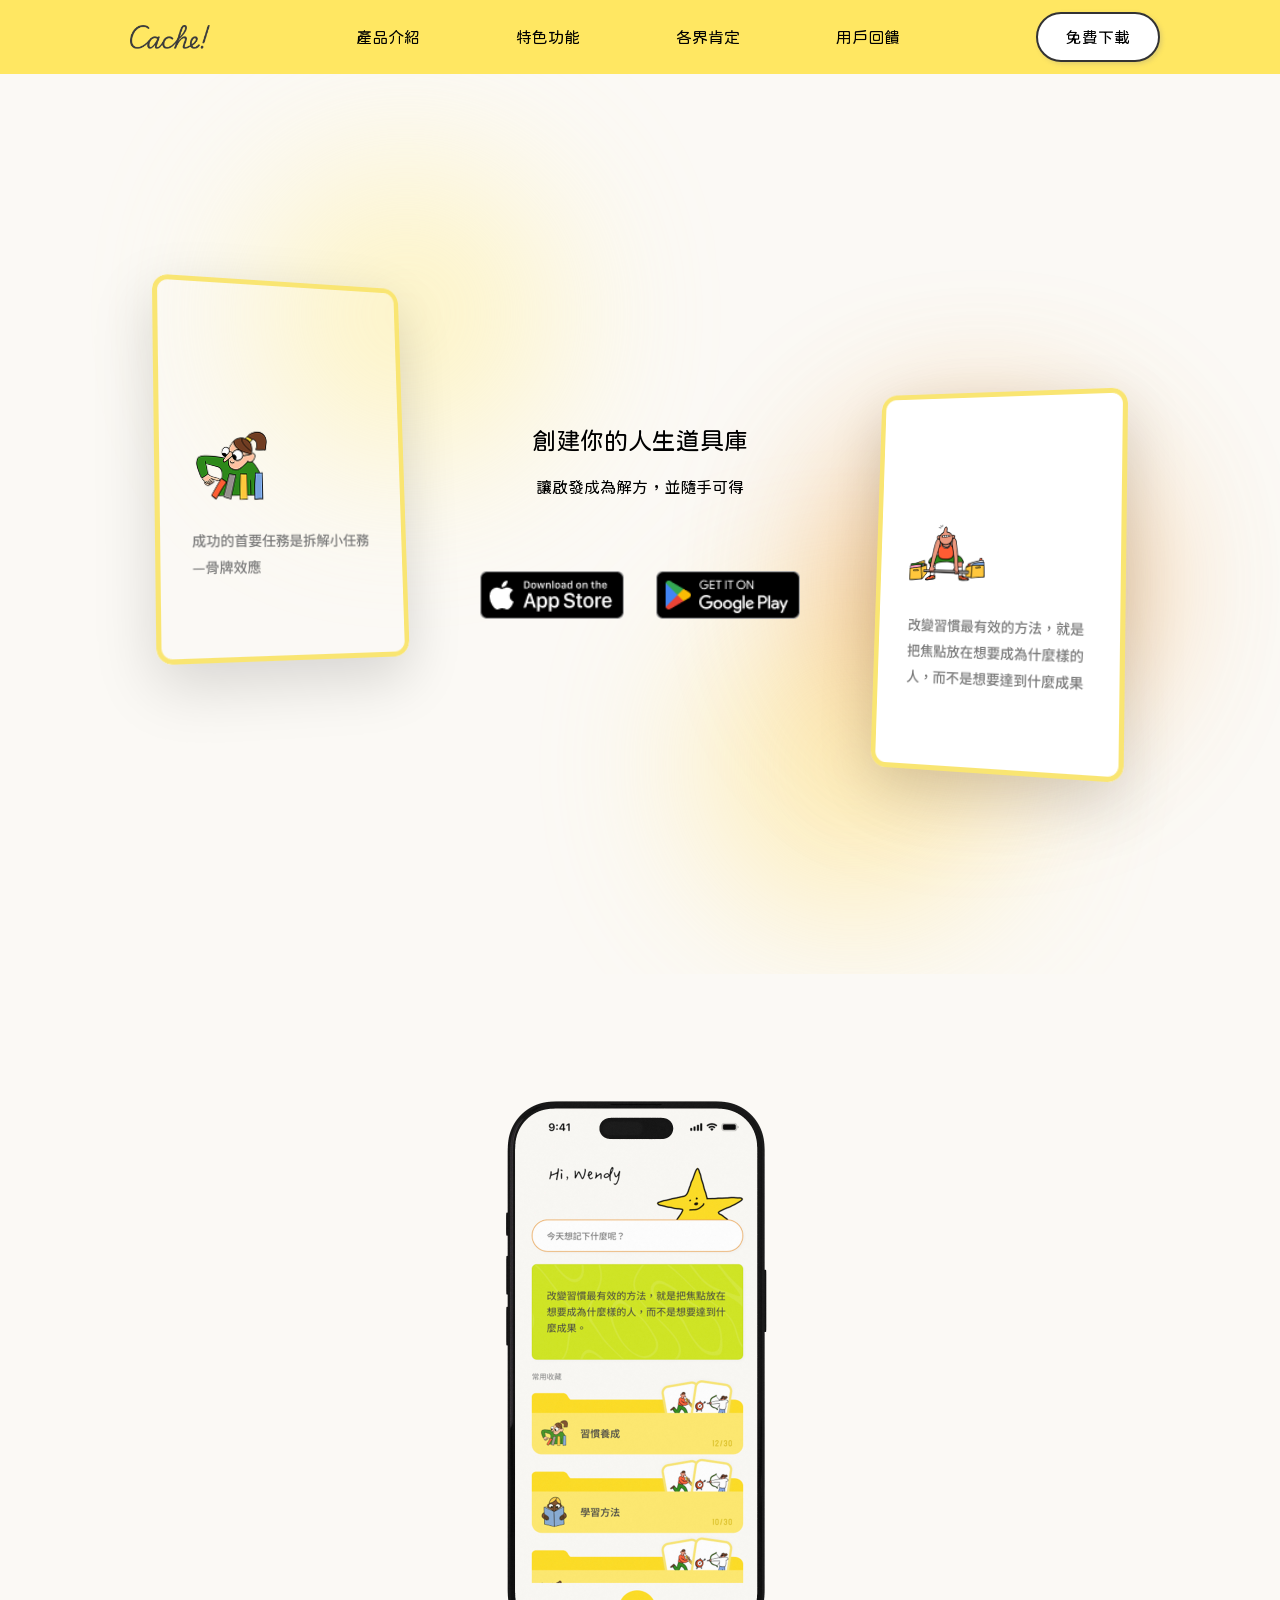
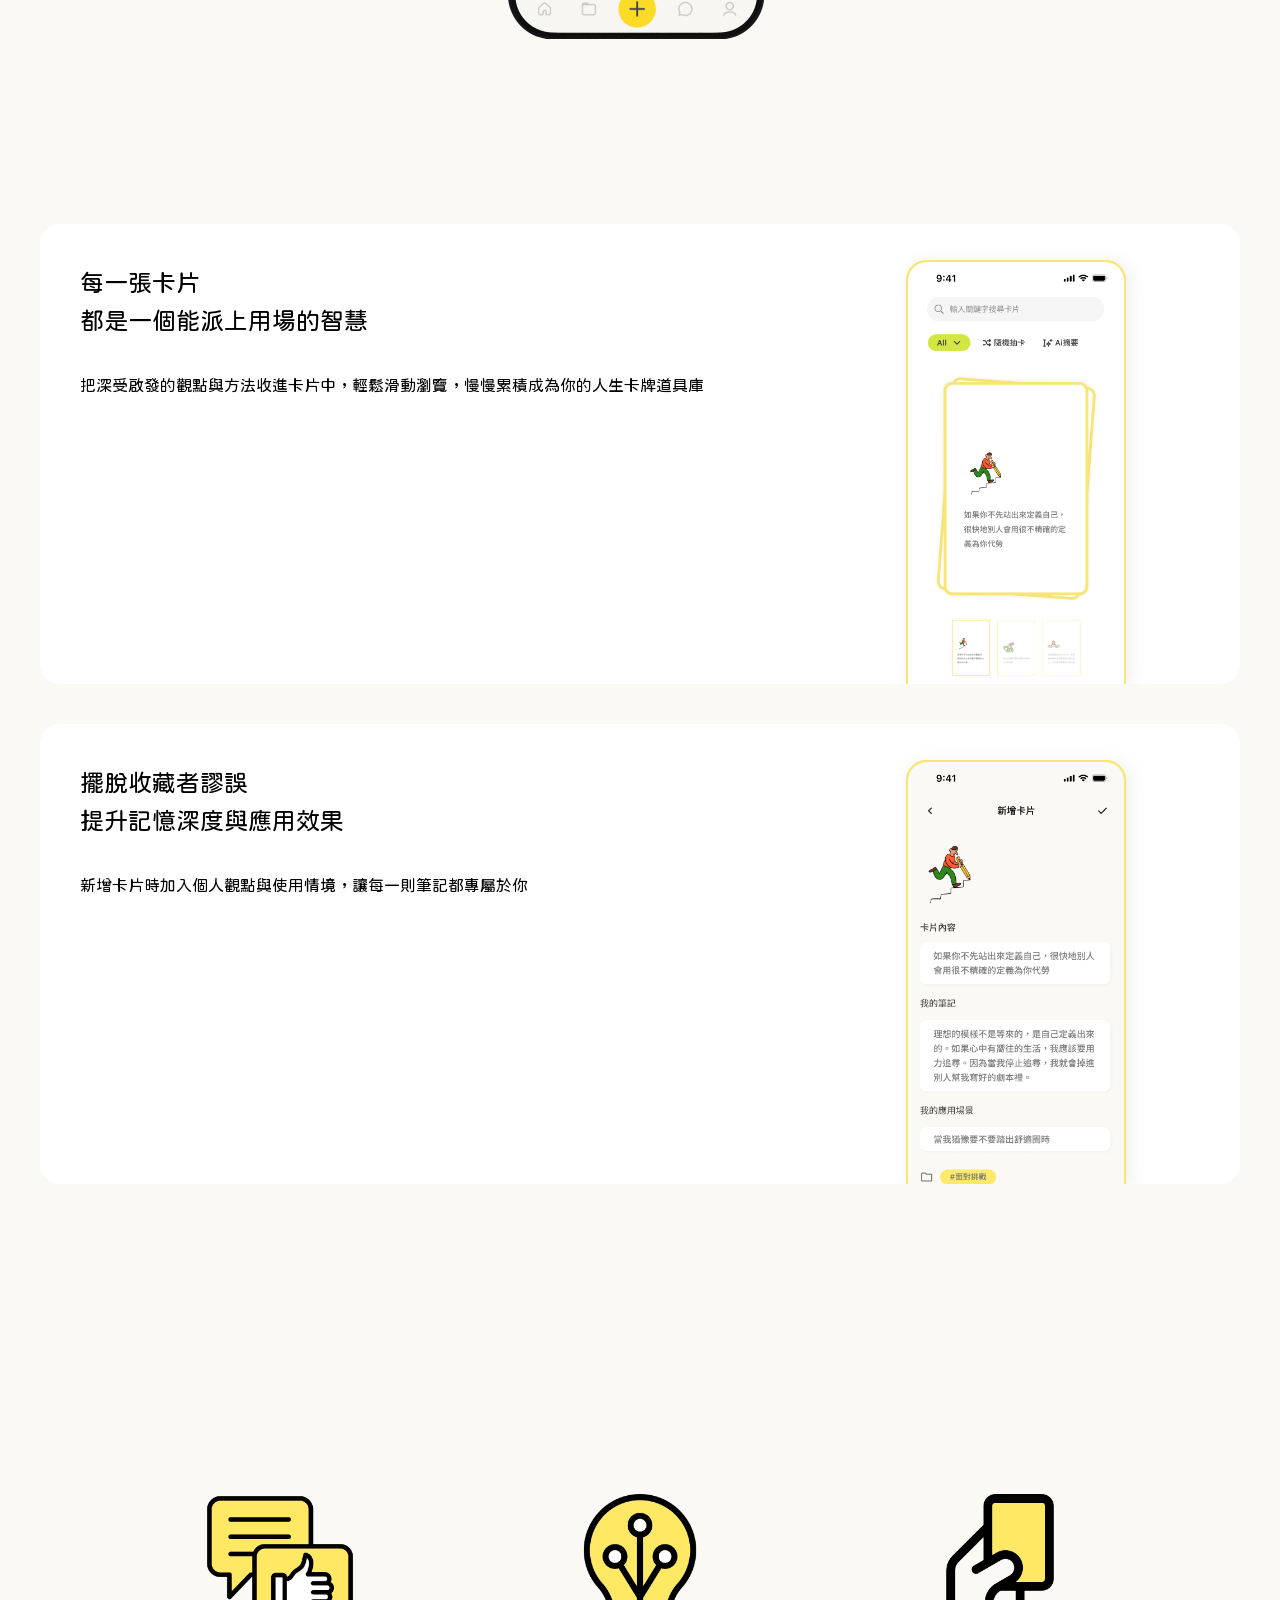
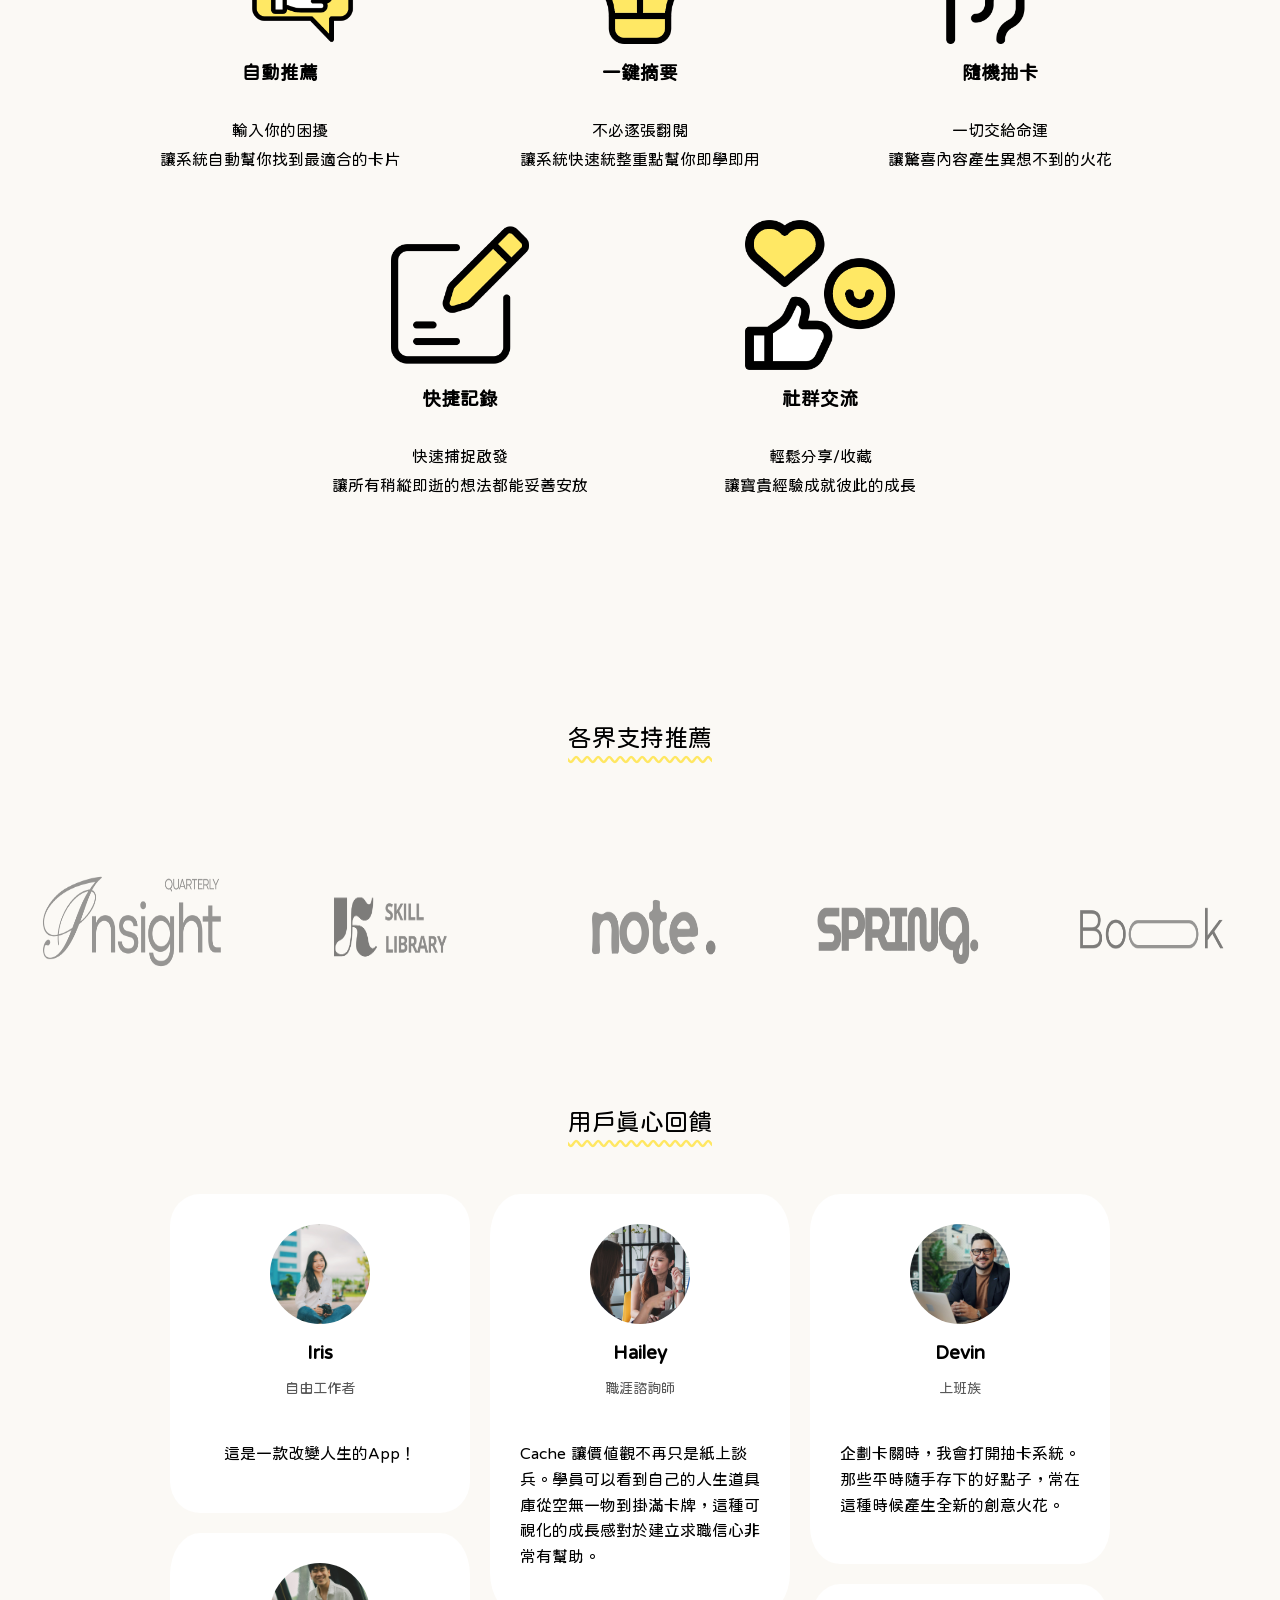
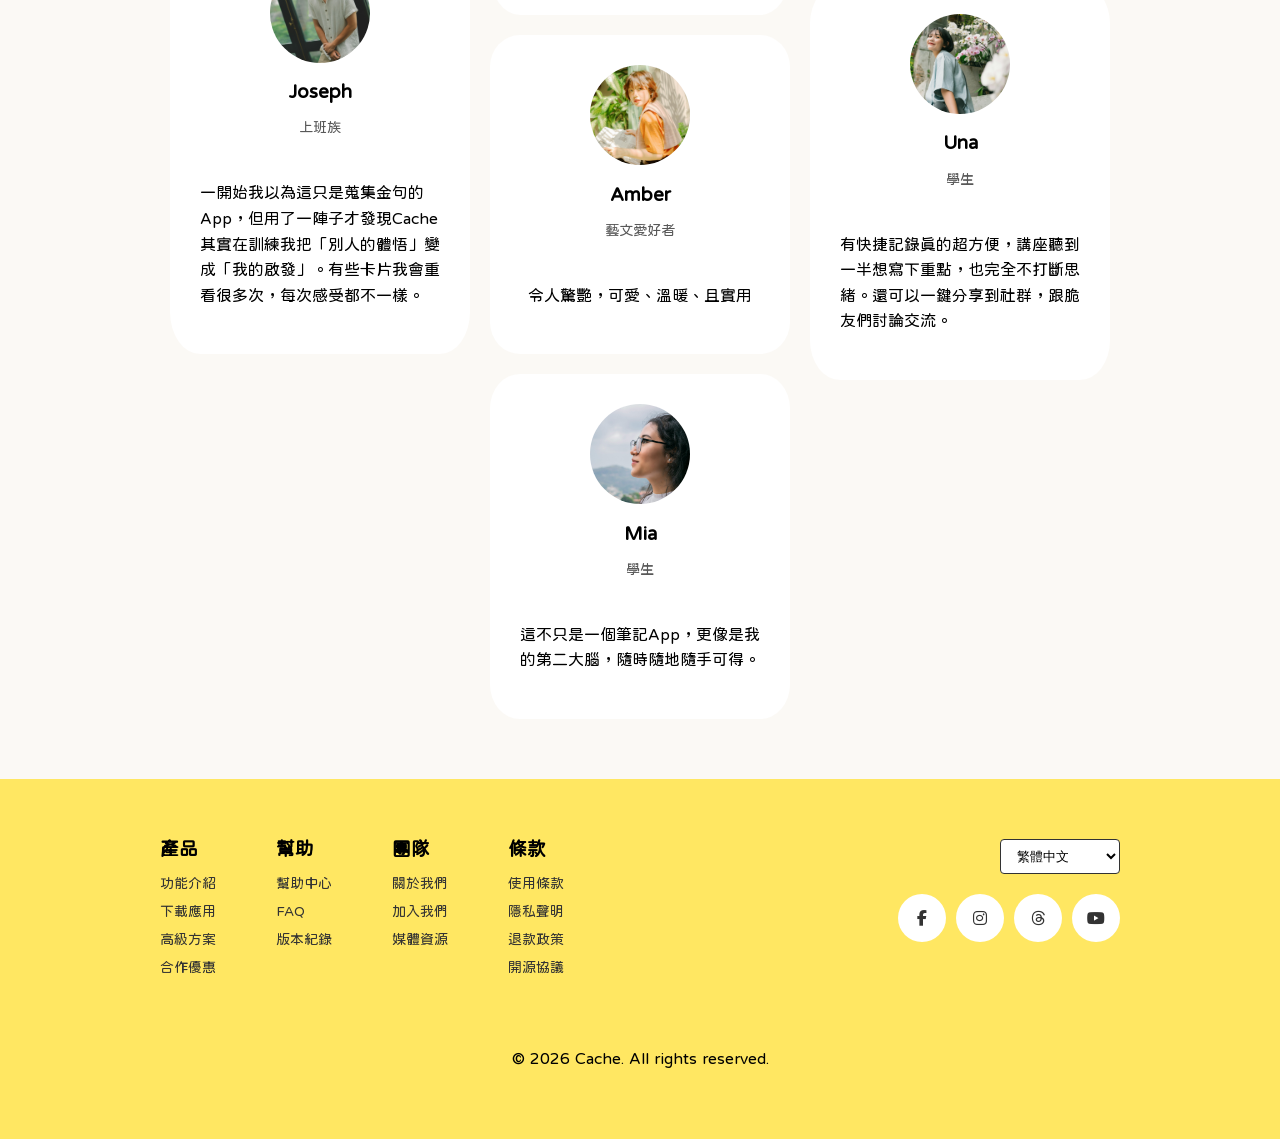
<file: index.html>
<!doctype html>
<html lang="zh-hant-TW">
  <head>
    <meta charset="UTF-8" />
    <meta name="viewport" content="width=device-width, initial-scale=1.0" />
    <title>Cache!｜創建你的人生道具庫</title>
    <link
      rel="stylesheet"
      href="https://cdnjs.cloudflare.com/ajax/libs/font-awesome/6.7.0/css/all.min.css"
    />
    <link rel="stylesheet" href="style/cacheweb.css" />
    <link rel="icon" href="images/favicon.ico" />
  </head>
  <body>
    <!-- Header  -->
    <header class="header">
      <div class="logo">
        <a href="index.html"
          ><img src="images/Logo.png" alt="Cache Logo-回首頁"
        /></a>
      </div>
      <input type="checkbox" id="menu-control" style="display: none" />
      <label for="menu-control" class="menu-icon">
        <i class="fa-solid fa-bars"></i>
      </label>
      <label for="menu-control" class="close-icon">
        <i class="fa-solid fa-xmark"></i>
      </label>
      <nav class="navbar">
        <ul>
          <li><a href="#function">產品介紹</a></li>
          <li><a href="#feature">特色功能</a></li>
          <li><a href="#recommend">各界肯定</a></li>
          <li><a href="#feedbacks">用戶回饋</a></li>
        </ul>
      </nav>
      <div class="download-btn"><a href="">免費下載</a></div>
    </header>
    <!-- Hero -->
    <section class="hero">
      <div class="hero-content">
        <div class="hero-text">
          <h1>創建你的人生道具庫</h1>
          <p>讓啟發成為解方，並隨手可得</p>
        </div>
        <div class="hero-download">
          <a href="https://apps.apple.com/tw/iphone/grouping/172362"
            ><img src="images/app-store.png" alt="App Store 下載"
          /></a>
          <a href="https://play.google.com/store/games?hl=zh_TW&pli=1"
            ><img src="images/google-play.png" alt="Google Play 下載"
          /></a>
        </div>
      </div>
      <div class="halo halo-1"></div>
      <div class="halo halo-2"></div>
      <div class="halo halo-3"></div>
      <div class="cards-container">
        <div class="card-3d left">
          <div class="card-inner">
            <img
              src="./images/left-card.png"
              alt="左側卡片"
              class="card-image"
            />
          </div>
        </div>
        <div class="card-3d right">
          <div class="card-inner">
            <img
              src="./images/right-card.png"
              alt="右側卡片"
              class="card-image"
            />
          </div>
        </div>
      </div>
    </section>
    <!-- Mockup -->
    <section class="Mockup">
    <div class="mockup-container">
    <div class="mockup-side-text left-text">
      <p>你是不是也有這種時候：<br>記下很多好句子、好想法，
        <br>卻在真正需要時，一個都找不到？</p>
    </div>
      <div class="hero-img">
        <img src="./images/Mockup_02.png" alt="" />
      </div>
      <div class="mockup-side-text right-text">
      <p>Cache幫你將每個被觸動的靈感，<br>變成隨時可用的收藏！</p>
    </div>
    </section>
    <!-- Function -->
    <section class="function" id="function">
      <div class="func-card">
        <div class="func-text">
          <h1>每一張卡片<br />都是一個能派上用場的智慧</h1>
          <p>
            把深受啟發的觀點與方法收進卡片中，輕鬆滑動瀏覽，慢慢累積成為你的人生卡牌道具庫
          </p>
        </div>
        <div class="func-img">
          <img src="./images/func-img01.png" alt="Mockup-File" />
        </div>
      </div>
      <div class="func-card">
        <div class="func-text">
          <h1>擺脫收藏者謬誤<br />提升記憶深度與應用效果</h1>
          <p>新增卡片時加入個人觀點與使用情境，讓每一則筆記都專屬於你</p>
        </div>
        <div class="func-img">
          <img src="./images/func-img02.png" alt="Mockup-File" />
        </div>
      </div>
    </section>
    <!-- Feature -->
    <section class="feature" id="feature">
      <div class="feat-container">
        <div class="feat-item">
          <img src="./images/feature01.png" alt="" />
          <h3>自動推薦</h3>
          <p>輸入你的困擾<br />讓系統自動幫你找到最適合的卡片</p>
        </div>
        <div class="feat-item">
          <img src="./images/feature02.png" alt="" />
          <h3>一鍵摘要</h3>
          <p>不必逐張翻閱<br />讓系統快速統整重點幫你即學即用</p>
        </div>
        <div class="feat-item">
          <img src="./images/feature03.png" alt="" />
          <h3>隨機抽卡</h3>
          <p>一切交給命運<br />讓驚喜內容產生異想不到的火花</p>
        </div>
        <div class="feat-item">
          <img src="./images/feature04.png" alt="" />
          <h3>快捷記錄</h3>
          <p>快速捕捉啟發<br />讓所有稍縱即逝的想法都能妥善安放</p>
        </div>
        <div class="feat-item">
          <img src="./images/feature05.png" alt="" />
          <h3>社群交流</h3>
          <p>輕鬆分享/收藏<br />讓寶貴經驗成就彼此的成長</p>
        </div>
      </div>
    </section>
    <!-- Recommend -->
    <section class="recommend" id="recommend">
      <h1>各界支持推薦</h1>
      <div class="logo-container">
        <a href=""
          ><img src="./images/partners-1.png" class="logo" alt="logo"
        /></a>
        <a href=""
          ><img src="./images/partners-2.png" class="logo" alt="logo"
        /></a>
        <a href=""
          ><img src="./images/partners-3.png" class="logo" alt="logo"
        /></a>
        <a href=""
          ><img src="./images/partners-4.png" class="logo" alt="logo"
        /></a>
        <a href=""
          ><img src="./images/partners-5.png" class="logo" alt="logo"
        /></a>
      </div>
    </section>
    <!-- Feedbacks -->
    <section class="feedbacks" id="feedbacks">
      <h1>用戶真心回饋</h1>
      <div class="feedback-container">
        <div class="feedback-row">
          <div class="feedback-card">
            <div class="card-info">
              <img class="user-photo" src="./images/user1.jpg" alt="" />
              <p class="Customers-Name">Iris</p>
              <p class="Customers-Jobs">自由工作者</p>
            </div>
            <div class="card-body">
              <p>這是一款改變人生的App！</p>
            </div>
          </div>
          <div class="feedback-card">
            <div class="card-info">
              <img class="user-photo" src="./images/user2.jpg" alt="" />
              <p class="Customers-Name">Joseph</p>
              <p class="Customers-Jobs">上班族</p>
            </div>
            <div class="card-body">
              <p>
                一開始我以為這只是蒐集金句的
                App，但用了一陣子才發現Cache其實在訓練我把「別人的體悟」變成「我的啟發」。有些卡片我會重看很多次，每次感受都不一樣。
              </p>
            </div>
          </div>
        </div>
        <div class="feedback-row">
          <div class="feedback-card">
            <div class="card-info">
              <img class="user-photo" src="./images/user3.jpg" alt="" />
              <p class="Customers-Name">Hailey</p>
              <p class="Customers-Jobs">職涯諮詢師</p>
            </div>
            <div class="card-body">
              <p>
                Cache
                讓價值觀不再只是紙上談兵。學員可以看到自己的人生道具庫從空無一物到掛滿卡牌，這種可視化的成長感對於建立求職信心非常有幫助。
              </p>
            </div>
          </div>
          <div class="feedback-card">
            <div class="card-info">
              <img class="user-photo" src="./images/user4.jpg" alt="" />
              <p class="Customers-Name">Amber</p>
              <p class="Customers-Jobs">藝文愛好者</p>
            </div>
            <div class="card-body">
              <p>令人驚艷，可愛、溫暖、且實用</p>
            </div>
          </div>
          <div class="feedback-card">
            <div class="card-info">
              <img class="user-photo" src="./images/user5.jpg" alt="" />
              <p class="Customers-Name">Mia</p>
              <p class="Customers-Jobs">學生</p>
            </div>
            <div class="card-body">
              <p>這不只是一個筆記App，更像是我的第二大腦，隨時隨地隨手可得。</p>
            </div>
          </div>
        </div>
        <div class="feedback-row">
          <div class="feedback-card">
            <div class="card-info">
              <img class="user-photo" src="./images/user6.jpg" alt="" />
              <p class="Customers-Name">Devin</p>
              <p class="Customers-Jobs">上班族</p>
            </div>
            <div class="card-body">
              <p>
                企劃卡關時，我會打開抽卡系統。那些平時隨手存下的好點子，常在這種時候產生全新的創意火花。
              </p>
            </div>
          </div>
          <div class="feedback-card">
            <div class="card-info">
              <img class="user-photo" src="./images/user7.jpg" alt="" />
              <p class="Customers-Name">Una</p>
              <p class="Customers-Jobs">學生</p>
            </div>
            <div class="card-body">
              <p>
                有快捷記錄真的超方便，講座聽到一半想寫下重點，也完全不打斷思緒。還可以一鍵分享到社群，跟脆友們討論交流。
              </p>
            </div>
          </div>
        </div>
      </div>
    </section>
    <!-- CTA -->
    <!-- <section class="cta"></section> -->
    <!-- Footer -->
    <footer class="footer">
      <div class="footer-container">
        <div class="footer-links">
          <div class="footer-column">
            <h3>產品</h3>
            <ul>
              <li><a href="#">功能介紹</a></li>
              <li><a href="#">下載應用</a></li>
              <li><a href="#">高級方案</a></li>
              <li><a href="#">合作優惠</a></li>
            </ul>
          </div>
          <div class="footer-column">
            <h3>幫助</h3>
            <ul>
              <li><a href="#">幫助中心</a></li>
              <li><a href="#">FAQ</a></li>
              <li><a href="#">版本紀錄</a></li>
            </ul>
          </div>
          <div class="footer-column">
            <h3>團隊</h3>
            <ul>
              <li><a href="#">關於我們</a></li>
              <li><a href="#">加入我們</a></li>
              <li><a href="#">媒體資源</a></li>
            </ul>
          </div>
          <div class="footer-column">
            <h3>條款</h3>
            <ul>
              <li><a href="#">使用條款</a></li>
              <li><a href="#">隱私聲明</a></li>
              <li><a href="#">退款政策</a></li>
              <li><a href="#">開源協議</a></li>
            </ul>
          </div>
        </div>

        <div class="footer-actions">
          <select>
            <option>繁體中文</option>
            <option>English</option>
            <option>日本語</option>
          </select>
          <div class="social-icons">
            <a href="#" class="icon Facebook-icon"
              ><i class="fa-brands fa-facebook-f"></i
            ></a>
            <a href="#" class="icon Instagram-icon"
              ><i class="fa-brands fa-instagram"></i
            ></a>
            <a href="#" class="icon Threads-icon"
              ><i class="fa-brands fa-threads"></i
            ></a>
            <a href="#" class="icon YouTube-icon"
              ><i class="fa-brands fa-youtube"></i
            ></a>
          </div>
        </div>
      </div>
      <div class="copyright">
        © 2026 Cache. All rights reserved.
      </div>
    </footer>
  </body>
</html>
</file>
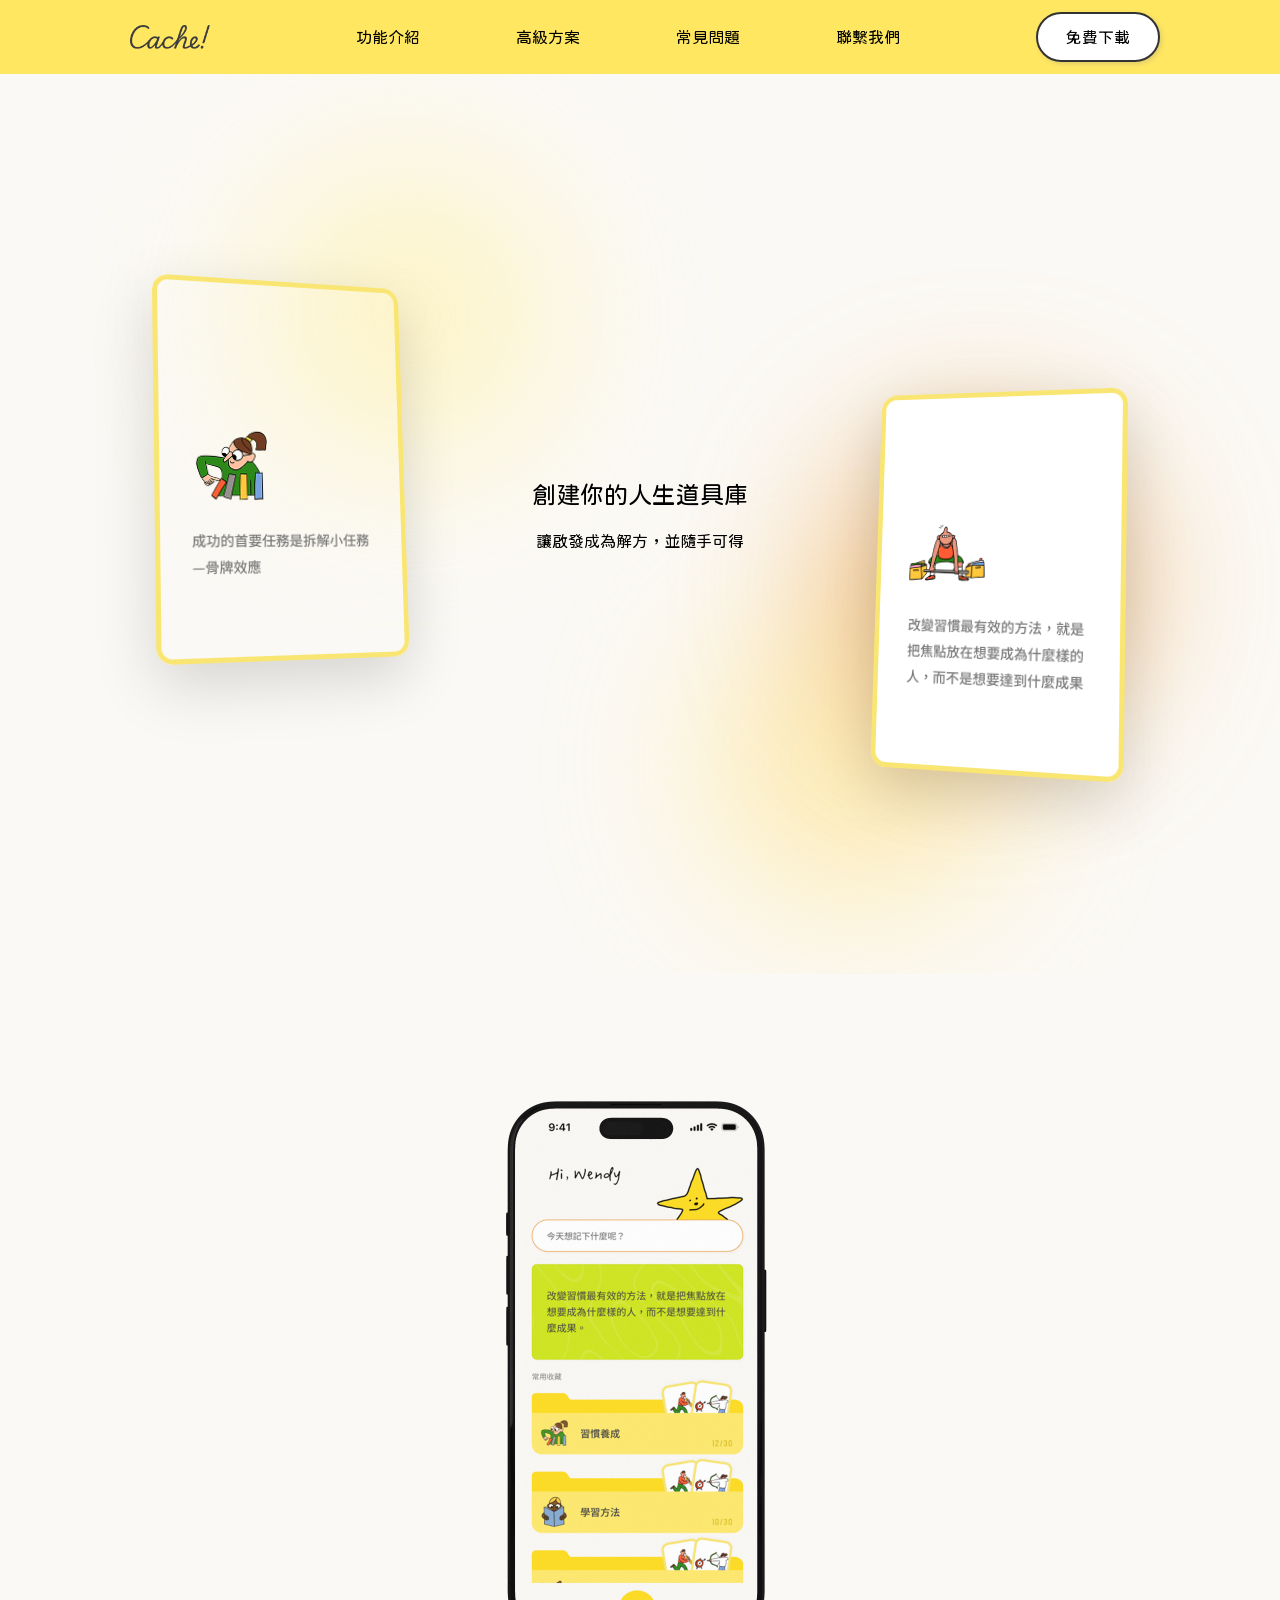
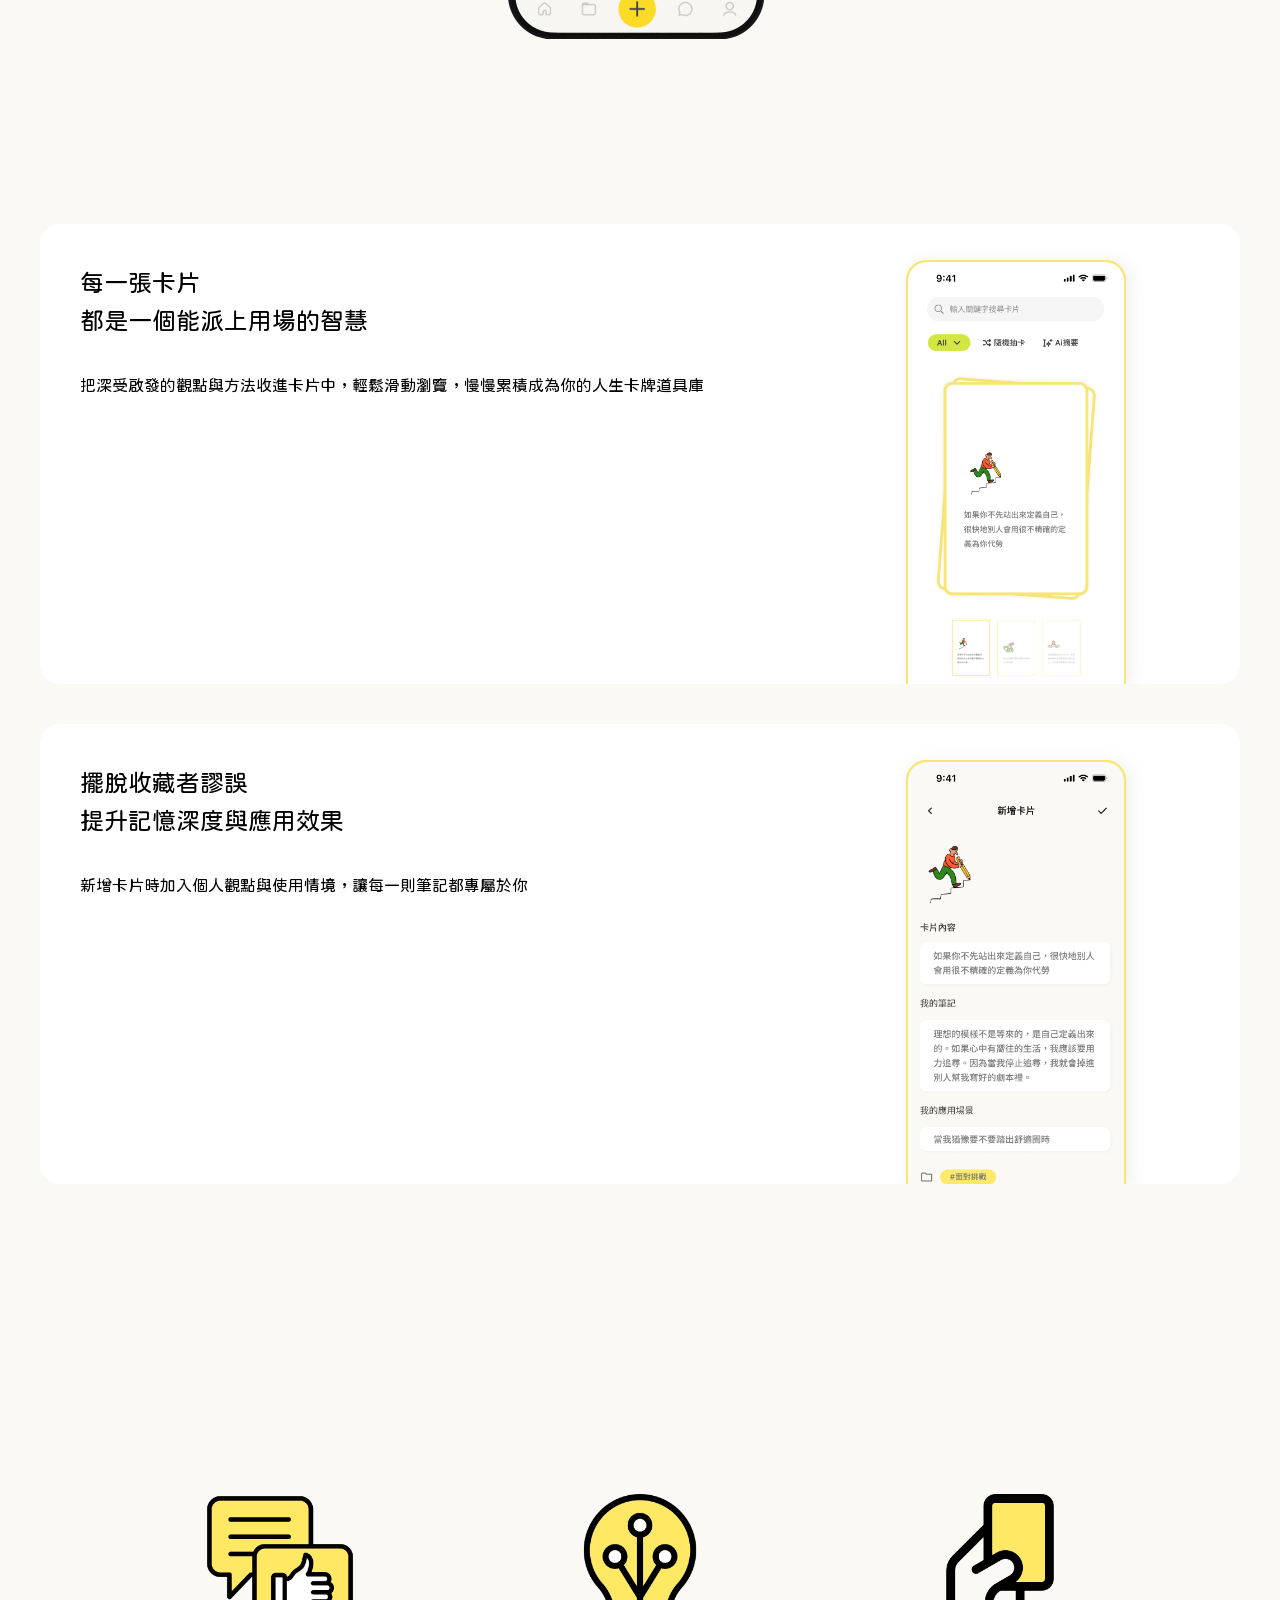
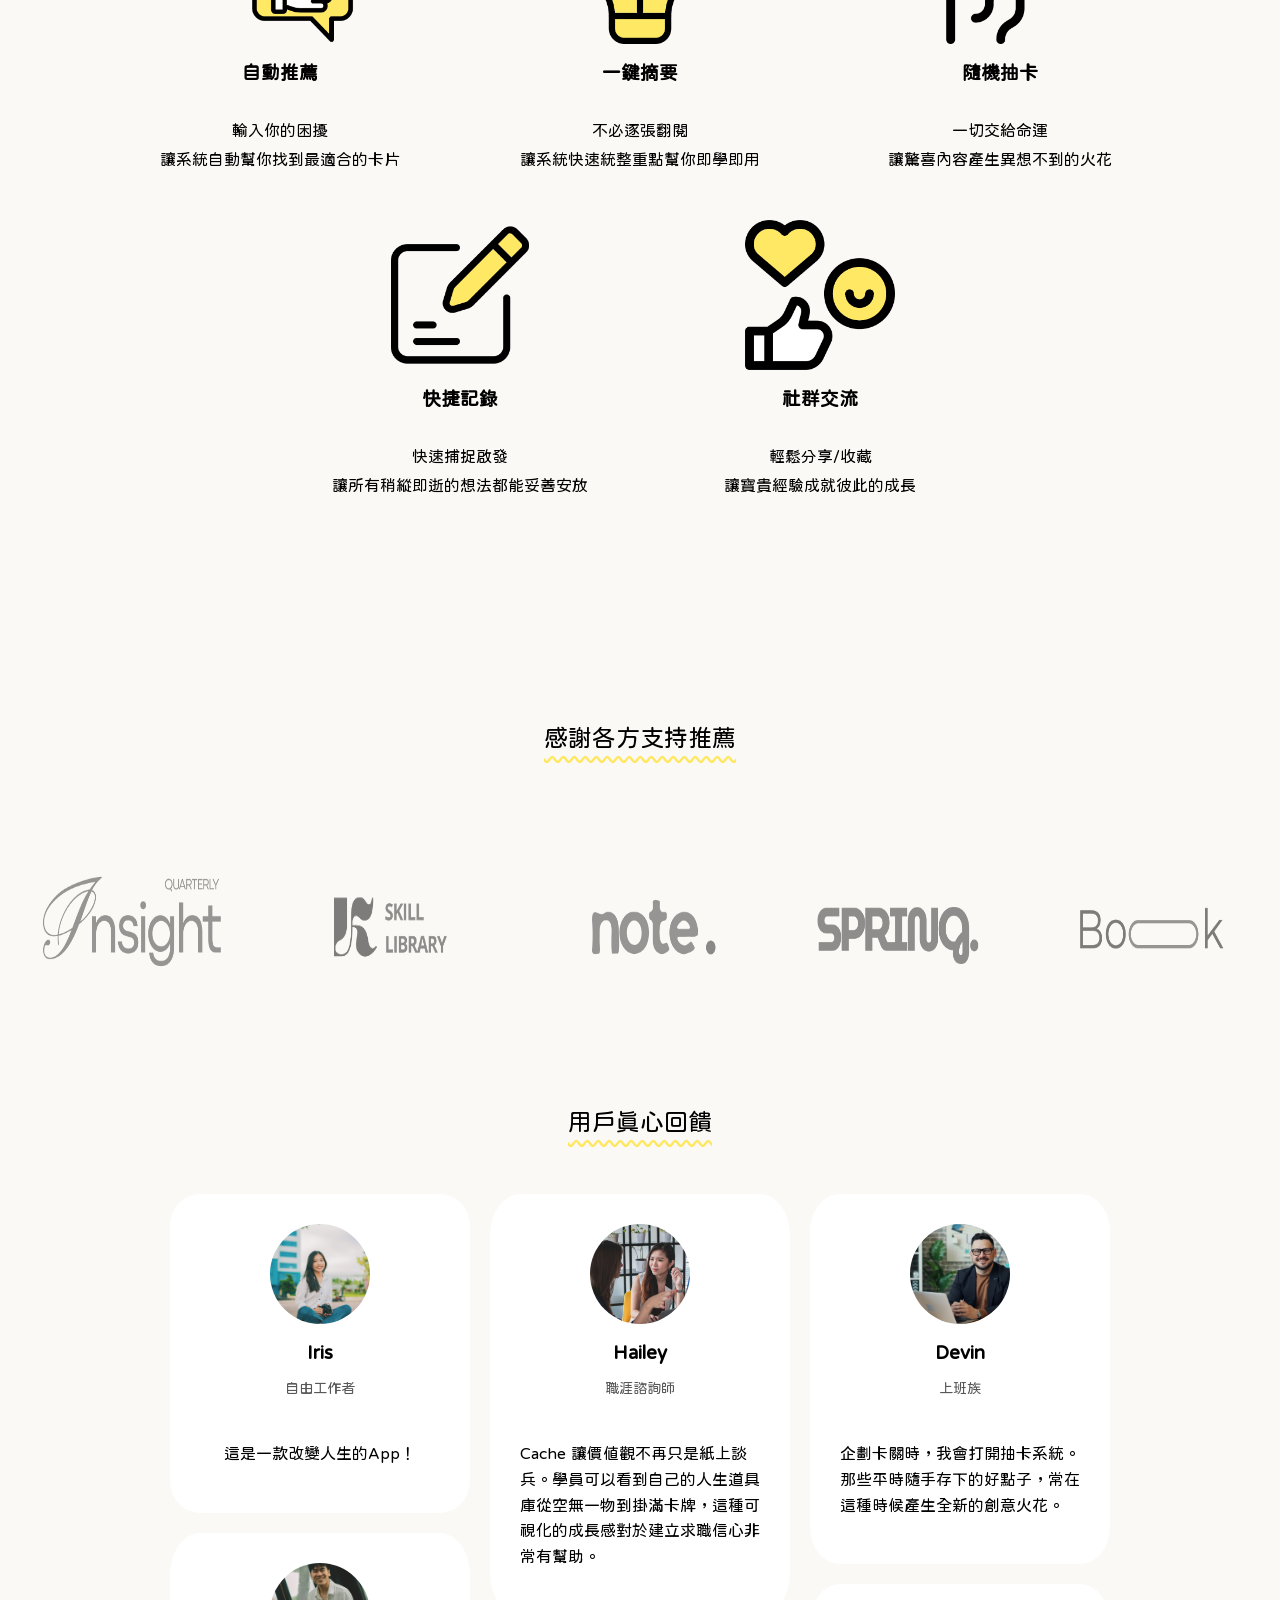
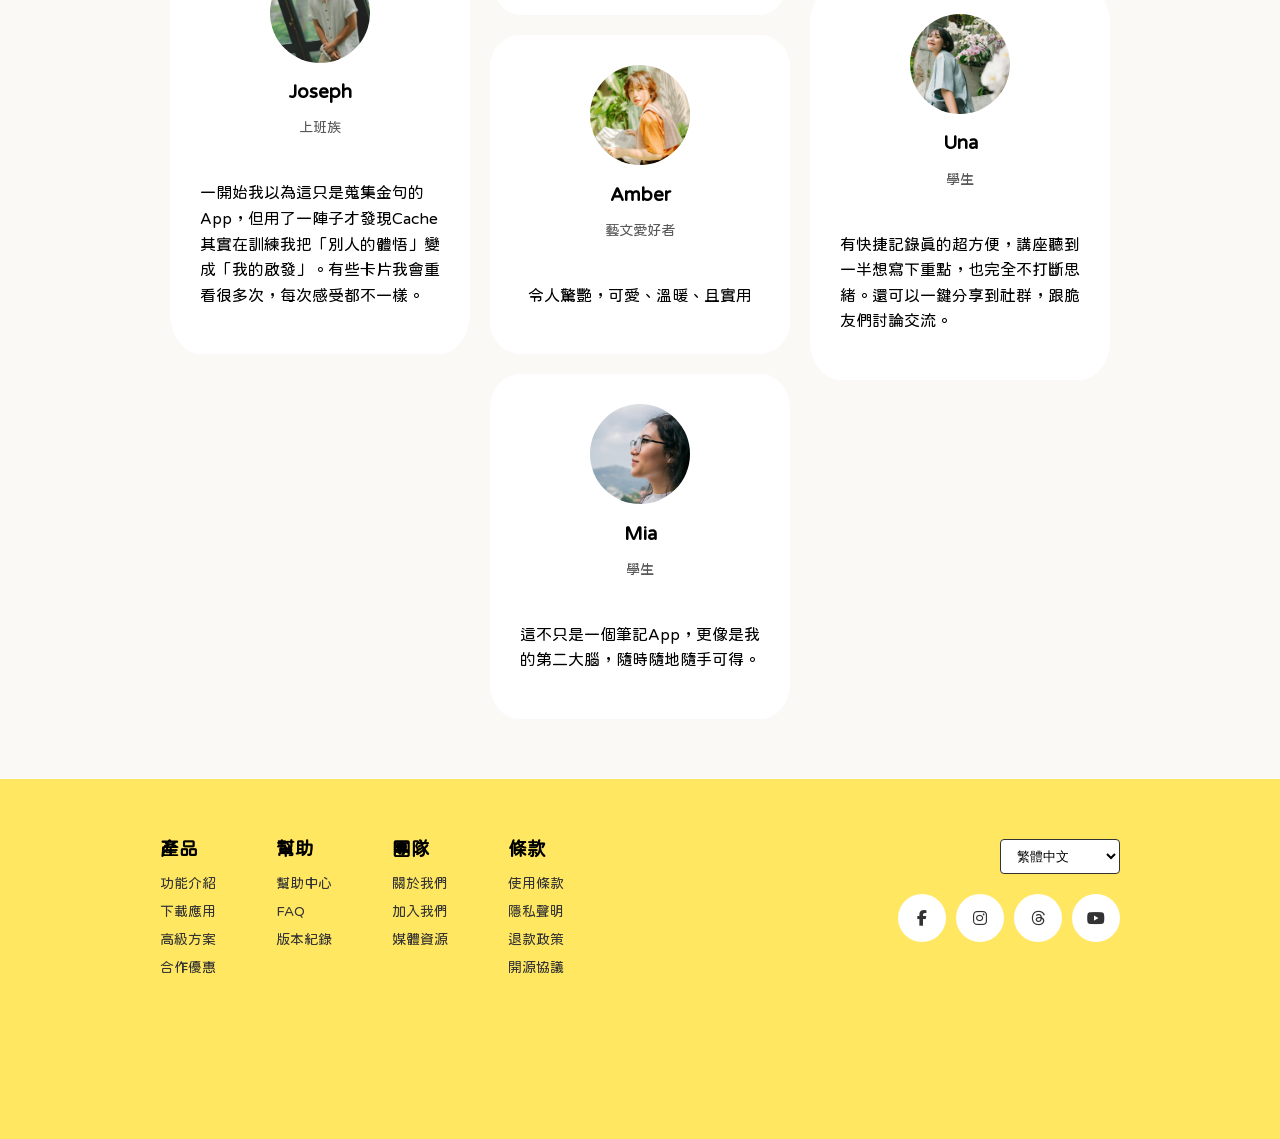
<file: cacheweb.html>
<!doctype html>
<html lang="zh-hant-TW">
  <head>
    <meta charset="UTF-8" />
    <meta name="viewport" content="width=device-width, initial-scale=1.0" />
    <title>Cache!｜創建你的人生道具庫</title>
    <link
      rel="stylesheet"
      href="https://cdnjs.cloudflare.com/ajax/libs/font-awesome/6.7.0/css/all.min.css"
    />
    <link rel="stylesheet" href="style/cacheweb.css" />

    <link rel="icon" href="images/favicon.ico" />
  </head>
  <body>
    <!-- Header  -->
    <header class="header">
      <div class="logo">
        <a href="cacheweb.html"
          ><img src="images/Logo.png" alt="Cache Logo-回首頁"
        /></a>
      </div>
      <input type="checkbox" id="menu-control" style="display: none;">
      <label for="menu-control" class="menu-icon">
        <i class="fa-solid fa-bars"></i>
      </label>
      <nav class="navbar">
        <ul>
          <li><a href="">功能介紹</a></li>
          <li><a href="">高級方案</a></li>
          <li><a href="">常見問題</a></li>
          <li><a href="">聯繫我們</a></li>
        </ul>
      </nav>
      <div class="download-btn">免費下載</div>
    </header>
    <!-- Hero -->
    <section class="hero">
      <div class="hero-content">
        <div class="hero-text">
          <h1>創建你的人生道具庫</h1>
          <p>讓啟發成為解方，並隨手可得</p>
        </div>
      </div>
      <div class="halo halo-1"></div>
      <div class="halo halo-2"></div>
      <div class="halo halo-3"></div>
      <div class="cards-container">
        <div class="card-3d left">
          <div class="card-inner">
            <img
              src="./images/left-card.png"
              alt="左側卡片"
              class="card-image"
            />
          </div>
        </div>
        <div class="card-3d right">
          <div class="card-inner">
            <img
              src="./images/right-card.png"
              alt="右側卡片"
              class="card-image"
            />
          </div>
        </div>
      </div>
    </section>
    <!-- Mockup -->
    <section class="Mockup">
      <div class="hero-img">
        <img src="./images/Mockup_02.png" alt="" />
      </div>
    </section>
    <!-- Function -->
    <section class="function">
      <div class="func-card">
        <div class="func-text">
          <h1>每一張卡片<br />都是一個能派上用場的智慧</h1>
          <p>
            把深受啟發的觀點與方法收進卡片中，輕鬆滑動瀏覽，慢慢累積成為你的人生卡牌道具庫
          </p>
        </div>
        <div class="func-img">
          <img src="./images/func-img01.png" alt="Mockup-File" />
        </div>
      </div>
      <div class="func-card">
        <div class="func-text">
          <h1>擺脫收藏者謬誤<br />提升記憶深度與應用效果</h1>
          <p>新增卡片時加入個人觀點與使用情境，讓每一則筆記都專屬於你</p>
        </div>
        <div class="func-img">
          <img src="./images/func-img02.png" alt="Mockup-File" />
        </div>
      </div>
    </section>
    <!-- Feature -->
    <section class="feature">
      <div class="feat-container">
        <div class="feat-item">
          <img src="./images/feature01.png" alt="" />
          <h3>自動推薦</h3>
          <p>輸入你的困擾<br />讓系統自動幫你找到最適合的卡片</p>
        </div>
        <div class="feat-item">
          <img src="./images/feature02.png" alt="" />
          <h3>一鍵摘要</h3>
          <p>不必逐張翻閱<br />讓系統快速統整重點幫你即學即用</p>
        </div>
        <div class="feat-item">
          <img src="./images/feature03.png" alt="" />
          <h3>隨機抽卡</h3>
          <p>一切交給命運<br />讓驚喜內容產生異想不到的火花</p>
        </div>
        <div class="feat-item">
          <img src="./images/feature04.png" alt="" />
          <h3>快捷記錄</h3>
          <p>快速捕捉啟發<br />讓所有稍縱即逝的想法都能妥善安放</p>
        </div>
        <div class="feat-item">
          <img src="./images/feature05.png" alt="" />
          <h3>社群交流</h3>
          <p>輕鬆分享/收藏<br />讓寶貴經驗成就彼此的成長</p>
        </div>
      </div>
    </section>
    <!-- Recommend -->
    <section class="recommend">
      <h1>感謝各方支持推薦</h1>
      <div class="logo-container">
        <a href=""
          ><img src="./images/partners-1.png" class="logo" alt="logo"
        /></a>
        <a href=""
          ><img src="./images/partners-2.png" class="logo" alt="logo"
        /></a>
        <a href=""
          ><img src="./images/partners-3.png" class="logo" alt="logo"
        /></a>
        <a href=""
          ><img src="./images/partners-4.png" class="logo" alt="logo"
        /></a>
        <a href=""
          ><img src="./images/partners-5.png" class="logo" alt="logo"
        /></a>
      </div>
    </section>
    <!-- Feedbacks -->
    <section class="feedbacks">
      <h1>用戶真心回饋</h1>
      <div class="feedback-container">
        <div class="feedback-row">
          <div class="feedback-card">
            <div class="card-info">
              <img class="user-photo" src="./images/user1.jpg" alt="" />
              <p class="Customers-Name">Iris</p>
              <p class="Customers-Jobs">自由工作者</p>
            </div>
            <div class="card-body">
              <p>這是一款改變人生的App！</p>
            </div>
          </div>
          <div class="feedback-card">
            <div class="card-info">
              <img class="user-photo" src="./images/user2.jpg" alt="" />
              <p class="Customers-Name">Joseph</p>
              <p class="Customers-Jobs">上班族</p>
            </div>
            <div class="card-body">
              <p>
                一開始我以為這只是蒐集金句的
                App，但用了一陣子才發現Cache其實在訓練我把「別人的體悟」變成「我的啟發」。有些卡片我會重看很多次，每次感受都不一樣。
              </p>
            </div>
          </div>
        </div>
        <div class="feedback-row">
          <div class="feedback-card">
            <div class="card-info">
              <img class="user-photo" src="./images/user3.jpg" alt="" />
              <p class="Customers-Name">Hailey</p>
              <p class="Customers-Jobs">職涯諮詢師</p>
            </div>
            <div class="card-body">
              <p>
                Cache
                讓價值觀不再只是紙上談兵。學員可以看到自己的人生道具庫從空無一物到掛滿卡牌，這種可視化的成長感對於建立求職信心非常有幫助。
              </p>
            </div>
          </div>
          <div class="feedback-card">
            <div class="card-info">
              <img class="user-photo" src="./images/user4.jpg" alt="" />
              <p class="Customers-Name">Amber</p>
              <p class="Customers-Jobs">藝文愛好者</p>
            </div>
            <div class="card-body">
              <p>令人驚艷，可愛、溫暖、且實用</p>
            </div>
          </div>
          <div class="feedback-card">
            <div class="card-info">
              <img class="user-photo" src="./images/user5.jpg" alt="" />
              <p class="Customers-Name">Mia</p>
              <p class="Customers-Jobs">學生</p>
            </div>
            <div class="card-body">
              <p>這不只是一個筆記App，更像是我的第二大腦，隨時隨地隨手可得。</p>
            </div>
          </div>
        </div>
        <div class="feedback-row">
          <div class="feedback-card">
            <div class="card-info">
              <img class="user-photo" src="./images/user6.jpg" alt="" />
              <p class="Customers-Name">Devin</p>
              <p class="Customers-Jobs">上班族</p>
            </div>
            <div class="card-body">
              <p>
                企劃卡關時，我會打開抽卡系統。那些平時隨手存下的好點子，常在這種時候產生全新的創意火花。
              </p>
            </div>
          </div>
          <div class="feedback-card">
            <div class="card-info">
              <img class="user-photo" src="./images/user7.jpg" alt="" />
              <p class="Customers-Name">Una</p>
              <p class="Customers-Jobs">學生</p>
            </div>
            <div class="card-body">
              <p>
                有快捷記錄真的超方便，講座聽到一半想寫下重點，也完全不打斷思緒。還可以一鍵分享到社群，跟脆友們討論交流。
              </p>
            </div>
          </div>
        </div>
      </div>
    </section>
    <!-- CTA -->
    <section class="cta"></section>
    <!-- Footer -->
    <footer class="footer">
      <div class="footer-container">
        <div class="footer-links">
          <div class="footer-column">
            <h3>產品</h3>
            <ul>
              <li><a href="#">功能介紹</a></li>
              <li><a href="#">下載應用</a></li>
              <li><a href="#">高級方案</a></li>
              <li><a href="#">合作優惠</a></li>
            </ul>
          </div>
          <div class="footer-column">
            <h3>幫助</h3>
            <ul>
              <li><a href="#">幫助中心</a></li>
              <li><a href="#">FAQ</a></li>
              <li><a href="#">版本紀錄</a></li>
            </ul>
          </div>
          <div class="footer-column">
            <h3>團隊</h3>
            <ul>
              <li><a href="#">關於我們</a></li>
              <li><a href="#">加入我們</a></li>
              <li><a href="#">媒體資源</a></li>
            </ul>
          </div>
          <div class="footer-column">
            <h3>條款</h3>
            <ul>
              <li><a href="#">使用條款</a></li>
              <li><a href="#">隱私聲明</a></li>
              <li><a href="#">退款政策</a></li>
              <li><a href="#">開源協議</a></li>
            </ul>
          </div>
        </div>

        <div class="footer-actions">
          <select>
            <option>繁體中文</option>
            <option>English</option>
            <option>日本語</option>
          </select>
          <div class="social-icons">
            <a href="#" class="icon Facebook-icon"
              ><i class="fa-brands fa-facebook-f"></i
            ></a>
            <a href="#" class="icon Instagram-icon"
              ><i class="fa-brands fa-instagram"></i
            ></a>
            <a href="#" class="icon Threads-icon"
              ><i class="fa-brands fa-threads"></i
            ></a>
            <a href="#" class="icon YouTube-icon"
              ><i class="fa-brands fa-youtube"></i
            ></a>
          </div>
        </div>
      </div>
    </footer>
  </body>
</html>
</file>
<file: style/cacheweb.css>
/* Reset */
*,
*::before,
*::after {
  box-sizing: border-box;
}

button {
  border: none;
  background: none;
}

ul,
ol {
  list-style: none;
}

img {
  max-width: 100%;
  display: block;
}

h1,
h2 {
  font-weight: normal;
  margin: 0;
}

a,
a:visited {
  color: #000000;
  text-decoration: none;
  transition: color 0.3s ease;
}

a:hover {
  color: #000000;
}

/* Global Styles */
@font-face {
  font-family: "jf-openhuninn";
  src: url(../fonts/jf-openhuninn-2.1.ttf) format("truetype");
  font-weight: normal;
  font-style: normal;
  font-display: swap;
}

body {
  background-color: rgb(255, 255, 255);
  margin: 0px;
  font-size: 16px;
  font-family: "jf-openhuninn";
}

/* Header */
.header {
  background-color: #ffe762;
  display: flex;
  justify-content: space-between;
  padding: 12px 120px;
}

.logo {
  width: 100px;
  height: 50px;
  padding: 10px;
  display: flex;
  justify-content: center;
  align-items: center;
}

.navbar ul {
  margin: 0;
  padding: 0;
  display: flex;
}

.navbar ul > li {
  width: 160px;
  height: 50px;
}

.navbar ul > li > a {
  width: 100%;
  height: 100%;
  display: flex;
  align-items: center;
  justify-content: center;
  text-decoration: none;
  font-size: 16px;
  color: #000000;
}

.download-btn {
  display: flex;
  justify-content: center;
  align-items: center;
  padding: 12px 28px;
  border: solid 2px #333333;
  border-radius: 36px;
  background-color: rgb(255, 255, 255);
  box-shadow: 2px 2px 4px 0 rgba(130, 130, 130, 0.25);
  font-size: 16px;
}
.menu-icon {
  display: none;
}

.close-icon {
  display: none;
}

/* Hero */
.hero {
  position: relative;
  height: 100vh;
  overflow: hidden;
  display: flex;
  justify-content: center;
  align-items: center;
  background: #fbf9f5;
}

.hero-content {
  text-align: center;
  z-index: 10;
  display: flex;
  flex-direction: column;
  gap: 40px;
}

.hero-content img {
  /* width: 800px; */
  height: auto;
  margin: auto;
}

.hero-download {
  display: flex;
  gap: 32px;
  justify-content: center;
  margin-top: 20px;
}
.hero-download img {
  height: 48px;
  width: auto;
  transition: transform 0.2s;
}

.hero-download img:hover {
  transform: translateY(-3px);
}

.hero-text {
  display: flex;
  flex-direction: column;
  gap: 10px;
}

.halo {
  position: absolute;
  width: 300px;
  height: 300px;
  border-radius: 50%;
  filter: blur(80px);
  opacity: 0.6;
  transition: all 5s cubic-bezier(0.25, 1, 0.5, 1);
  z-index: 1;
}

.halo-1 {
  background: #fff1a8;
  top: 10%;
  left: 20%;
}
.halo-2 {
  background: #ffe58f;
  top: 60%;
  left: 55%;
}
.halo-3 {
  background: #e99432;
  top: 40%;
  left: 65%;
}

.hero-content:hover ~ .halo {
  margin: 0;
  top: 50%;
  left: 50%;
  transform: translate(-50%, -50%) scale(0.7);
  opacity: 0.8;
}

.cards-container {
  position: absolute;
  top: 0;
  left: 0;
  width: 100%;
  height: 100%;
  display: flex;
  justify-content: space-between;
  align-items: center;
  padding: 0 12%;
  z-index: 5;
}

.card-3d {
  pointer-events: all;
  width: auto;
  height: auto;
  perspective: 1000px;
  cursor: pointer;
}

.card-inner {
  width: auto;
  height: auto;
  position: relative;
  transform-style: preserve-3d;
  transition: transform 0.6s cubic-bezier(0.4, 0, 0.2, 1);
}

.card-3d.right .card-inner {
  transform: translateY(56px) rotateY(-15deg) rotateX(5deg);
}

.card-3d.left .card-inner {
  transform: translateY(-56px) rotateY(15deg) rotateX(5deg);
}

.card-image {
  width: auto;
  height: auto;
  max-width: 100%;
  object-fit: contain;
  display: block;
  box-shadow: 0 20px 60px rgba(0, 0, 0, 0.15);
  border-radius: 16px;
}

.card-3d.right:hover .card-inner {
  transform: translateY(56px) rotateY(0deg) rotateX(0deg) translateZ(20px);
}

.card-3d.left:hover .card-inner {
  transform: translateY(-56px) rotateY(0deg) rotateX(0deg) translateZ(20px);
}
/* Mockup */
.Mockup {
  background: #fbf9f5;
}
.hero-img {
  width: 1000px;
  z-index: 12;
  margin: auto;
}

.mockup-container {
  position: relative;
  max-width: 1200px;
  margin: 0 auto;
  display: flex;
  align-items: center;
  justify-content: center;
  gap: 60px;
}

.mockup-side-text {
  position: absolute;
  width: 300px;
  z-index: 15;
  padding: 20px 0;
  opacity: 0;
  transform: translateY(30px);
  transition: all 2s cubic-bezier(0.4, 0, 0.2, 1);
  font-size: 18px;
  line-height: 120%;
}

.Mockup:hover .mockup-side-text {
  opacity: 1;
  transform: translateY(0);
}

.left-text {
  left: 50px;
  top: 30%;
  text-align: left;
}

.right-text {
  right: 50px;
  bottom: 30%;
  text-align: left;
}

/* Function */
.function {
  padding: 100px 0;
  background: #fbf9f5;
  display: flex;
  flex-direction: column;
  align-items: center;
  gap: 40px;
}
.func-card {
  max-width: 1200px;
  width: 100%;
  height: 460px;
  background-color: #ffffff;
  border-radius: 20px;
  padding: 0;
  display: flex;
}

.func-img {
  height: 100%;
  display: flex;
  justify-content: center;
  align-items: flex-start;
  padding-top: 36px;
  overflow: hidden;
  flex: 2;
}

.func-img img {
  max-width: 100%;
  max-height: 100%;
  object-fit: contain;
  filter: drop-shadow(4px 2px 8px rgba(224, 224, 224, 0.5));
}

.func-text {
  display: flex;
  flex-direction: column;
  gap: 20px;
  padding: 40px;
  flex: 3;
}

.func-text h1 {
  line-height: 160%;
}

/* Feature */
.feature {
  padding: 160px 0;
  background: #fbf9f5;
}

.feat-container {
  width: 95%;
  max-width: 1200px;
  display: flex;
  justify-content: center;
  flex-wrap: wrap;
  gap: 30px;
  padding: 50px;
  margin: auto;
}
.feat-item {
  width: 30%;
  display: flex;
  flex-direction: column;
  justify-content: center;
  align-items: center;
  text-align: center;
}

.feat-item p {
  line-height: 180%;
}

.feat-item img {
  width: 100%;
  max-width: 150px;
}

/* Recommend */
.recommend {
  background: #fbf9f5;
  text-align: center;
}

.recommend h1 {
  text-decoration: underline wavy #ffe762;
  text-underline-offset: 10px;
}

.logo-container {
  display: flex;
  justify-content: space-around;
  align-items: center;
  flex-wrap: nowrap;
}

.logo-container img {
  height: 360px;
  width: auto;
  flex-shrink: 0;
  opacity: 0.5;
  transition: 0.3s;
}

.logo-container img:hover {
  opacity: 1;
}

/* Feebacks */
.feedbacks {
  background: #fbf9f5;
  text-align: center;
}

.feedbacks h1 {
  text-decoration: underline wavy #ffe762;
  text-underline-offset: 10px;
}

.feedback-container {
  display: flex;
  gap: 20px;
  justify-content: center;
  padding: 60px;
}
.feedback-row {
  display: flex;
  flex-direction: column;
  gap: 20px;
}
.feedback-card {
  width: 300px;
  background-color: rgb(255, 255, 255);
  display: flex;
  flex-direction: column;
  align-items: center;
  justify-content: center;
  border-radius: 10%;
  padding: 30px;
  gap: 20px;
}
.user-photo {
  width: 100px;
  height: 100px;
  border-radius: 50%;
  object-fit: cover;
}
.Customers-Name {
  font-weight: bold;
  font-size: 1.2rem;
  text-align: center;
}

.Customers-Jobs {
  color: #585858;
  font-size: 0.9rem;
  margin-bottom: 10px;
  text-align: center;
}
.card-body p {
  line-height: 160%;
  text-align: start;
}

/* Footer */
.footer {
  width: 100%;
  height: 360px;
  background-color: #ffe762;
}
.footer-column h3{
  margin: 0;
}
.footer-column ul {
  list-style: none;
  padding: 0;
  margin top: 30px;
}

.footer-column li {
  margin-bottom: 12px;
}

.footer-column a {
  text-decoration: none;
  color: #333333;
  font-size: 14px;
}

.footer-column a:hover {
  color: #6e6e6e;
}

.footer-container {
  display: flex;
  justify-content: space-between;
  max-width: 1000px;
  padding: 60px 20px;
  margin: 0 auto;
  gap: 60px;
}

.footer-links {
  display: flex;
  gap: 60px;
  justify-content: flex-start;
}

.footer-actions {
  display: flex;
  flex-direction: column;
  align-items: flex-end;
  justify-content: flex-start;
  gap: 20px;
}

.footer-actions select {
  padding: 8px 12px;
  border-radius: 4px;
  border: 1px solid #333333;
  background-color: white;
  width: 120px;
}

.social-icons {
  display: flex;
  gap: 10px;
}

.icon {
  width: 48px;
  height: 48px;
  border-radius: 50%;
  background-color: #ffffff;
  display: flex;
  justify-content: center;
  align-items: center;
  text-decoration: none;
  color: #333333;
  transition: transform 0.2s;
}

.icon:hover {
  transform: scale(1.1);
}
.copyright {
  text-align: center;
}
/* 手機版 */
@media screen and (max-width: 500px) {
  /* Header 手機 */
  .header {
    padding: 20px;
    display: flex;
    justify-content: space-between;
    align-items: center;
  }

  .download-btn {
    display: none;
  }
  .logo {
    width: 60px;
    padding: 0;
  }

  .menu-icon {
    display: flex;
    font-size: 24px;
    cursor: pointer;
  }

  .close-icon {
    display: none;
    position: fixed;
    top: 20px;
    right: 20px;
    font-size: 32px;
    cursor: pointer;
    z-index: 120;
  }

  #menu-control:checked ~ .navbar {
    right: 0;
  }

  #menu-control:checked ~ .close-icon {
    display: flex;
  }

  #menu-control:checked ~ .menu-icon {
    display: none;
  }

  .navbar {
    position: fixed;
    top: 0;
    right: -100%;
    width: 100%;
    height: 100vh;
    background-color: #ffe762;
    z-index: 100;
    transition: 0.5s;
    display: flex;
    justify-content: center;
    align-items: center;
  }

  .navbar ul {
    display: flex;
    flex-direction: column;
    align-items: center;
    padding: 0;
    width: 80%;
  }

  .navbar ul > li {
    border-bottom: solid 1px rgba(0, 0, 0, 0.1);
    text-align: center;
    width: 100%;
  }

  .navbar ul > li > a {
    display: block;
    font-size: 20px;
    padding: 20px 0;
    color: #333333;
  }

  /* Hero */
  .hero {
    height: auto;
    min-height: 80vh;
    padding-top: 120px;
    flex-direction: column;
    text-align: center;
  }

  .hero-content {
    gap: 20px;
    margin-bottom: 40px;
  }

  .hero-text h1 {
    font-size: 28px;
  }

  .cards-container {
    position: relative;
    height: auto;
    padding: 20px 0;
    display: flex;
    flex-direction: column;
    align-items: center;
    gap: 30px;
    display: none;
  }
  /* 
.card-3d {
    position: relative;
    width: 80%;
    max-width: 300px;
    left: auto;
    right: auto;
  }

.card-3d.left {
    align-self: flex-start;
    margin-left: 5%;
    transform: rotate(-2deg);
  }

  .card-3d.right {
    align-self: flex-end;
    margin-right: 5%;
    transform: rotate(2deg);
  }

  .card-3d.left .card-inner,
  .card-3d.right .card-inner {
    transform: none !important;
  } */

  .halo {
    z-index: 0;
    width: 150px;
    height: 150px;
    filter: blur(40px);
    opacity: 0.3;
  }

  .halo-1 {
    top: 0%;
    left: -10%;
  }
  .halo-2 {
    top: 50%;
    left: 80%;
  }
  .halo-3 {
    top: 80%;
    left: -20%;
  }

  /* Function 手機 */
  .function {
    padding: 40px 0px;
  }
  .func-card {
    flex-direction: column;
    height: auto;
    width: 80%;
    margin: 0 auto;
  }

  .func-img,
  .func-text {
    width: 100%;
    flex: none;
    padding-top: 0;
  }

  .func-img img {
    width: 32%;
    margin: 0 auto;
  }
  .func-text {
    padding: 24px;
  }
  .func-text h1 {
    font-size: 20px;
  }

  .func-text p {
    font-size: 0.75rem;
    line-height: 160%;
  }

  /* Features 手機 */

  .feature {
    padding: 10px;
  }
  .feat-container {
    display: flex;
    justify-content: center;
    flex-wrap: wrap;
    gap: 12px;
    padding: 20px;
    margin: 0;
  }

  .feat-item {
    width: 45%;
    background: #ffffff;
    border-radius: 12px;
    padding: 15px;
    margin-bottom: 0;
  }
  .feat-item img {
    width: 40px;
  }
  .feat-item h3 {
    font-size: 14px;
    margin-bottom: 5px;
  }

  .feat-item p {
    font-size: 12px;
    line-height: 1.4;
  }

  /* Recommend */
  .recommend {
    padding: 60px 0;
  }
  .logo-container {
    flex-wrap: wrap;
    overflow-x: auto;
    -webkit-overflow-scrolling: touch;
    justify-content: center;
    align-items: center;
    padding-top: 20px;
  }

  .logo-container a {
    width: 120px;
    height: 60px;
    overflow: hidden;
    display: flex;
    justify-content: center;
  }

  .logo-container img {
    width: 100%;
    height: 100%;
    object-fit: cover;
    opacity: 1;
  }

  .recommend h1 {
    font-size: 20px;
  }

  /* Feedback */
  .feedback-container {
    flex-wrap: nowrap;
    overflow-x: auto;
    justify-content: flex-start;
  }

  .feedback-row {
    display: flex;
    flex-direction: row;
    flex-shrink: 0;
  }

  .feedback-card {
    width: 280px;
    flex-shrink: 0;
    margin-right: 15px;
  }

  .feedbacks h1 {
    font-size: 20px;
  }

  /* Footer */
  .footer {
    height: auto;
    padding: 40px 20px;
  }

  .footer-container {
    max-width: 500px;
    flex-direction: column;
    gap: 40px;
    align-items: flex-start;
  }

  .footer-links {
    flex-wrap: wrap;
    gap: 60px;
  }

  .footer-column {
    width: 20%;
  }

  .footer-actions {
    align-items: flex-start;
    width: 100%;
  }

  /* Mockup 暫時關閉 */
  .Mockup {
    display: none;
  }
}
</file>
